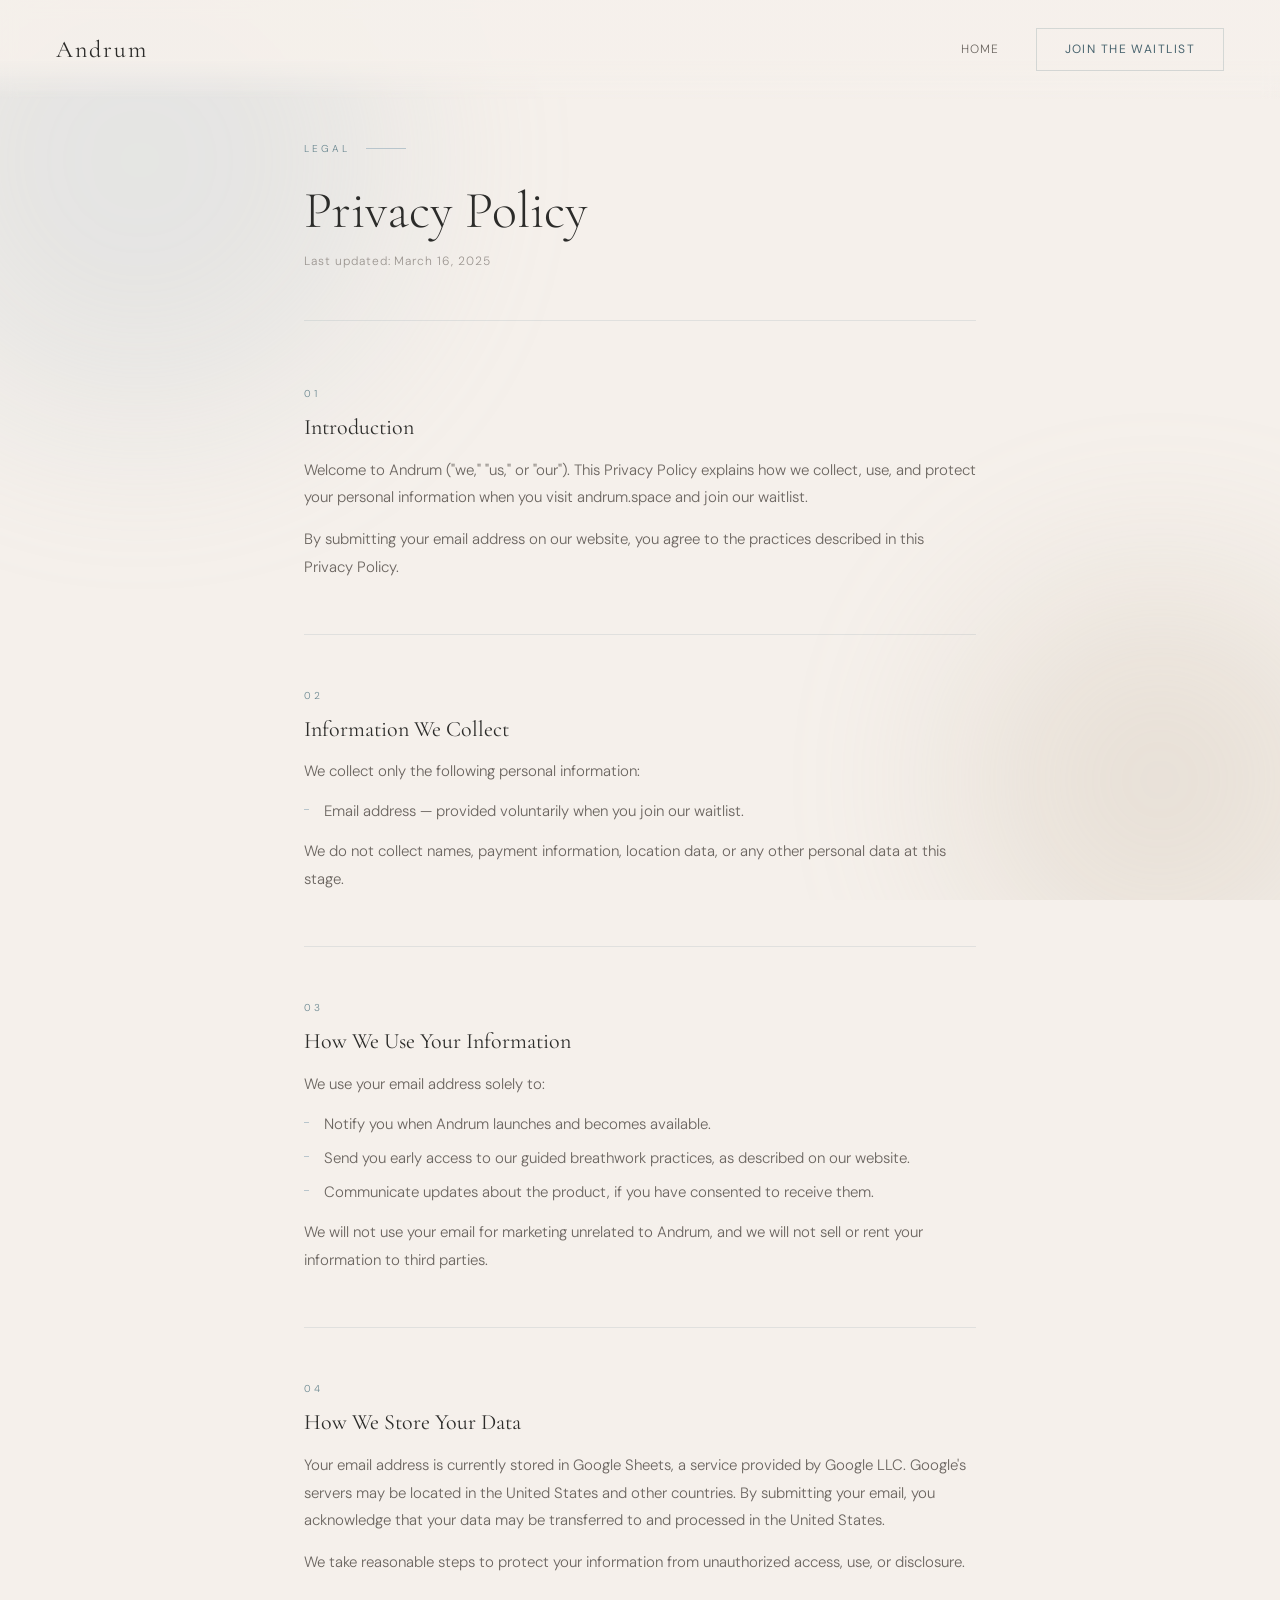
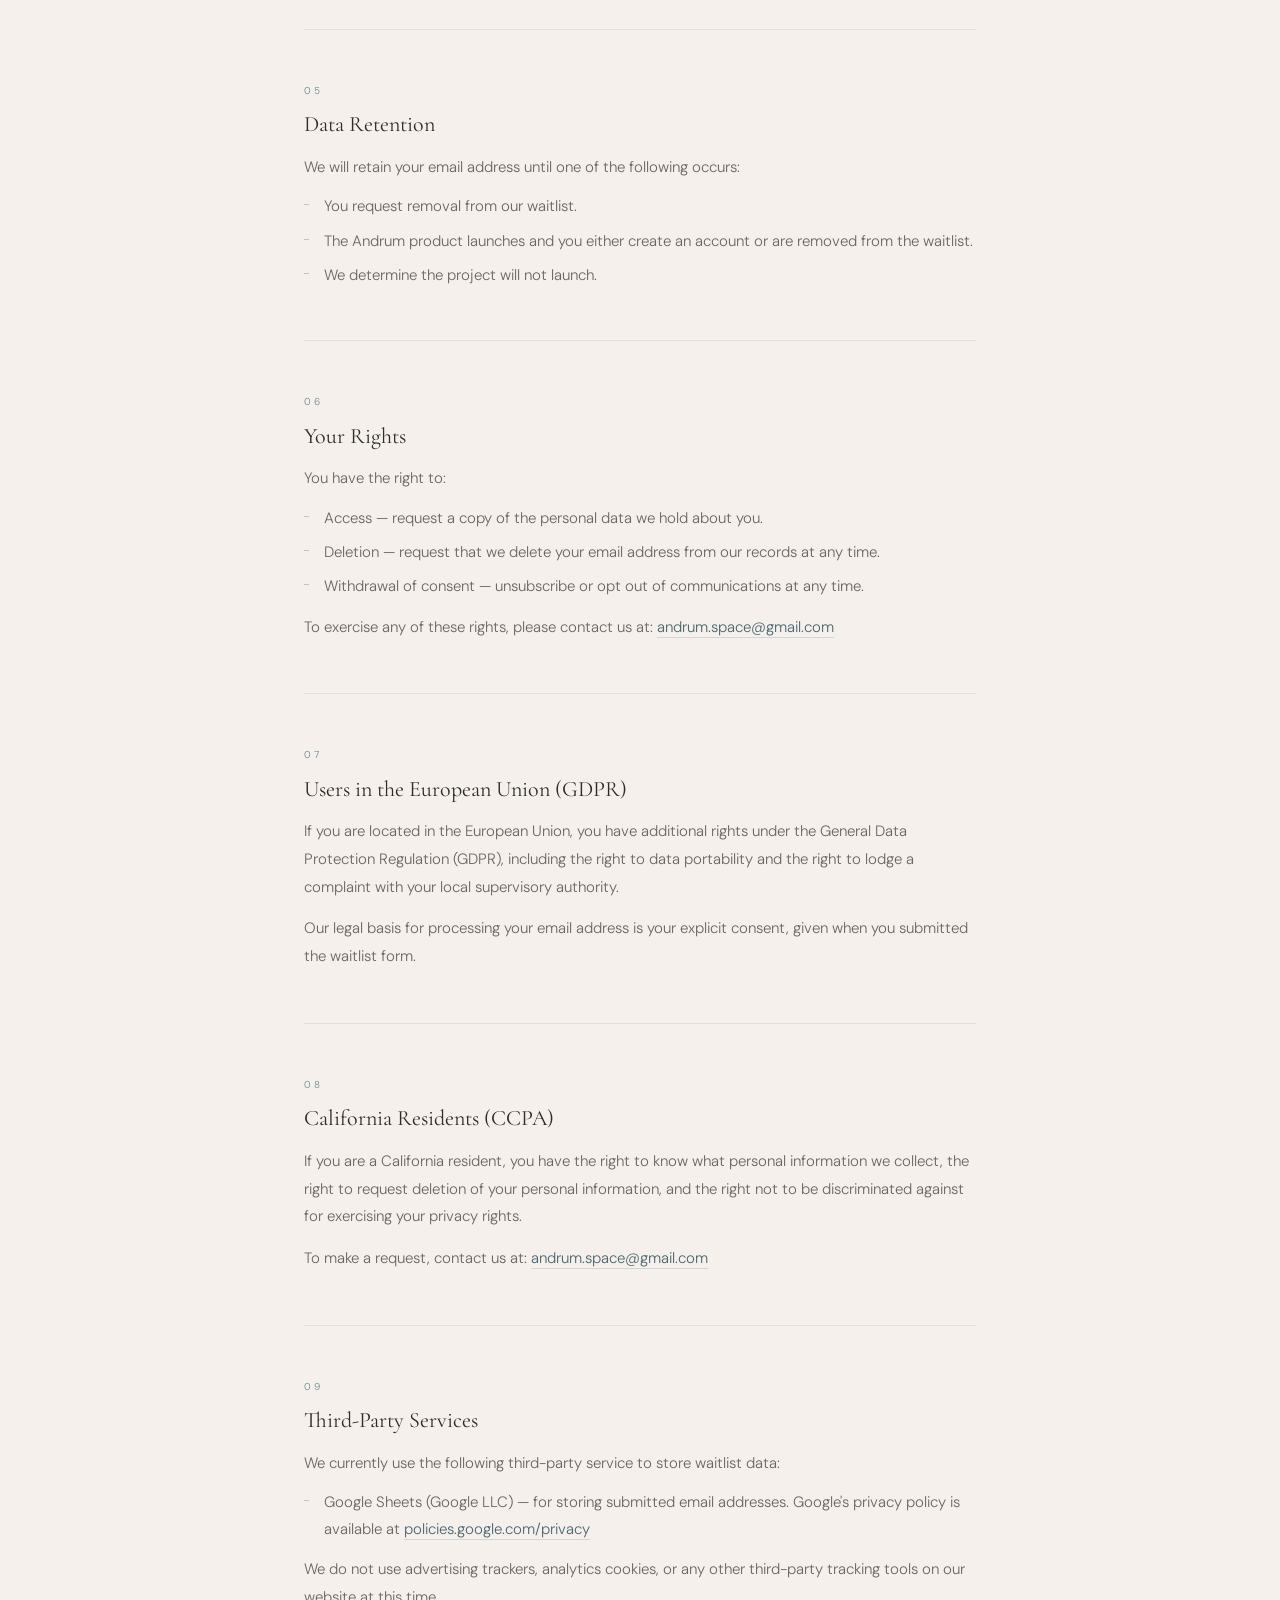
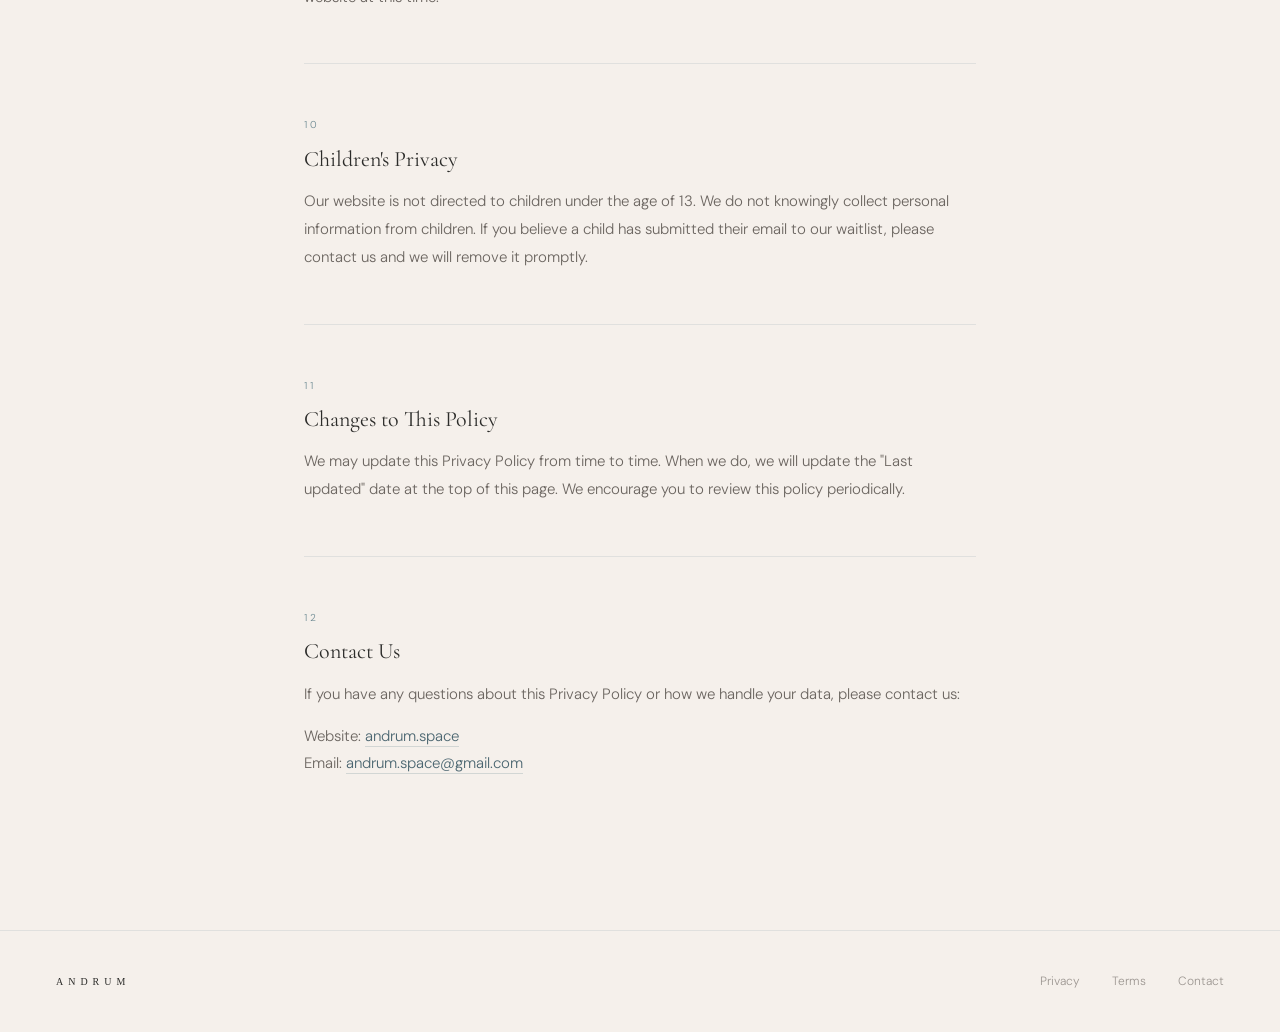
<file: privacy/index.html>
<!DOCTYPE html>
<html lang="en">
<head>
<meta charset="UTF-8">
<meta name="viewport" content="width=device-width, initial-scale=1.0">
<title>Andrum — Privacy Policy</title>
<link href="https://fonts.googleapis.com/css2?family=Cormorant+Garamond:ital,wght@0,300;0,400;0,500;1,300;1,400&family=DM+Sans:ital,wght@0,300;0,400;1,300&display=swap" rel="stylesheet">
<style>
:root {
  --bg:        #F5F0EB;
  --bg2:       #EDE8E2;
  --bg3:       #E8E4DF;
  --mist:      #B8C5CC;
  --slate:     #6B8891;
  --slate-d:   #4A6570;
  --text:      #2C2C2A;
  --text-mid:  #6B6560;
  --text-soft: #9B9590;
  --border:    rgba(107,136,145,0.15);
  --border2:   rgba(107,136,145,0.25);
}

* { margin:0; padding:0; box-sizing:border-box; }
html { scroll-behavior:smooth; }

body {
  background: var(--bg);
  color: var(--text);
  font-family: 'DM Sans', sans-serif;
  font-weight: 300;
  overflow-x: hidden;
  line-height: 1.75;
}

/* ── BLOBS ── */
.blob-layer {
  position: fixed;
  inset: 0;
  pointer-events: none;
  z-index: 0;
  overflow: hidden;
}
.blob {
  position: absolute;
  border-radius: 50%;
  filter: blur(90px);
  opacity: 0.25;
  animation: blobDrift 18s ease-in-out infinite;
}
.blob-1 { width:520px; height:520px; background:#B8C5CC; top:-100px; left:-120px; animation-delay:0s; }
.blob-2 { width:400px; height:400px; background:#C4B5A0; bottom:-80px; right:-80px; animation-delay:-7s; }
@keyframes blobDrift {
  0%,100% { transform: translate(0,0) scale(1); }
  33% { transform: translate(30px,-20px) scale(1.04); }
  66% { transform: translate(-20px,30px) scale(0.97); }
}

/* ── NAV ── */
nav {
  position: fixed;
  top: 0; left: 0; right: 0;
  padding: 28px 56px;
  display: flex;
  justify-content: space-between;
  align-items: center;
  z-index: 200;
  background: linear-gradient(to bottom, rgba(245,240,235,0.92) 60%, transparent);
  backdrop-filter: blur(8px);
}
.logo {
  font-family: 'Cormorant Garamond', serif;
  font-size: 24px;
  font-weight: 400;
  letter-spacing: 0.08em;
  color: var(--text);
  text-decoration: none;
}
.nav-links {
  display: flex;
  align-items: center;
  gap: 36px;
}
.nav-link {
  font-size: 12px;
  letter-spacing: 0.1em;
  text-transform: uppercase;
  color: var(--text-mid);
  text-decoration: none;
  transition: color 0.25s ease;
}
.nav-link:hover { color: var(--slate-d); }
.nav-cta {
  background: transparent;
  color: var(--slate-d);
  border: 1px solid var(--border2);
  padding: 10px 28px;
  font-family: 'DM Sans', sans-serif;
  font-size: 12px;
  font-weight: 400;
  letter-spacing: 0.12em;
  text-transform: uppercase;
  cursor: pointer;
  transition: all 0.35s ease;
  text-decoration: none;
}
.nav-cta:hover { background: var(--slate); color: white; border-color: var(--slate); }

@media(max-width:768px){
  nav { padding: 20px 24px; }
  .nav-links { gap: 16px; }
  .nav-link { font-size: 11px; }
  .nav-cta { display: none; }
}

/* ── PAGE ── */
.page-wrap {
  position: relative;
  z-index: 1;
  max-width: 720px;
  margin: 0 auto;
  padding: 140px 24px 100px;
}

/* ── HEADER ── */
.page-eyebrow {
  font-size: 10px;
  letter-spacing: 0.3em;
  text-transform: uppercase;
  color: var(--slate);
  margin-bottom: 24px;
  display: flex;
  align-items: center;
  gap: 16px;
}
.page-eyebrow::after {
  content: '';
  width: 40px;
  height: 1px;
  background: var(--mist);
}
.page-title {
  font-family: 'Cormorant Garamond', serif;
  font-size: clamp(32px, 5vw, 52px);
  font-weight: 300;
  line-height: 1.1;
  color: var(--text);
  margin-bottom: 12px;
}
.page-date {
  font-size: 12px;
  color: var(--text-soft);
  letter-spacing: 0.08em;
  margin-bottom: 64px;
  padding-bottom: 48px;
  border-bottom: 1px solid var(--border);
}

/* ── CONTENT ── */
.policy-section {
  margin-bottom: 52px;
}
.policy-num {
  font-size: 10px;
  letter-spacing: 0.28em;
  text-transform: uppercase;
  color: var(--slate);
  margin-bottom: 12px;
}
.policy-heading {
  font-family: 'Cormorant Garamond', serif;
  font-size: 22px;
  font-weight: 400;
  color: var(--text);
  margin-bottom: 16px;
  line-height: 1.2;
}
.policy-body {
  font-size: 15px;
  color: var(--text-mid);
  line-height: 1.85;
}
.policy-body + .policy-body {
  margin-top: 14px;
}
.policy-list {
  list-style: none;
  margin-top: 12px;
  display: flex;
  flex-direction: column;
  gap: 8px;
}
.policy-list li {
  font-size: 15px;
  color: var(--text-mid);
  line-height: 1.75;
  padding-left: 20px;
  position: relative;
}
.policy-list li::before {
  content: '';
  position: absolute;
  left: 0;
  top: 11px;
  width: 5px;
  height: 1px;
  background: var(--mist);
}
.policy-divider {
  height: 1px;
  background: var(--border);
  margin-bottom: 52px;
}
a.policy-link {
  color: var(--slate-d);
  text-decoration: none;
  border-bottom: 1px solid var(--border2);
  transition: border-color 0.2s;
}
a.policy-link:hover { border-color: var(--slate); }

/* ── FOOTER ── */
footer {
  position: relative;
  z-index: 1;
  padding: 40px 56px;
  border-top: 1px solid var(--border);
  display: flex;
  justify-content: space-between;
  align-items: center;
  font-size: 12px;
  color: var(--text-soft);
}
footer a { color: var(--text-soft); text-decoration: none; transition: color 0.2s; }
footer a:hover { color: var(--slate); }
@media(max-width:768px){
  footer { flex-direction: column; gap: 16px; text-align: center; padding: 32px 24px; }
}

/* ── REVEAL ── */
.reveal { opacity:0; transform:translateY(20px); transition:opacity 0.7s ease, transform 0.7s ease; }
.reveal.in { opacity:1; transform:translateY(0); }
</style>
</head>
<body>

<div class="blob-layer">
  <div class="blob blob-1"></div>
  <div class="blob blob-2"></div>
</div>

<nav>
  <a href="/" class="logo">Andrum</a>
  <div class="nav-links">
    <a href="/" class="nav-link">Home</a>
    <a href="/" class="nav-cta">Join the waitlist</a>
  </div>
</nav>

<div class="page-wrap">

  <div class="page-eyebrow reveal">Legal</div>
  <h1 class="page-title reveal">Privacy Policy</h1>
  <div class="page-date reveal">Last updated: March 16, 2025</div>

  <div class="policy-section reveal">
    <div class="policy-num">01</div>
    <div class="policy-heading">Introduction</div>
    <p class="policy-body">Welcome to Andrum ("we," "us," or "our"). This Privacy Policy explains how we collect, use, and protect your personal information when you visit andrum.space and join our waitlist.</p>
    <p class="policy-body">By submitting your email address on our website, you agree to the practices described in this Privacy Policy.</p>
  </div>

  <div class="policy-divider"></div>

  <div class="policy-section reveal">
    <div class="policy-num">02</div>
    <div class="policy-heading">Information We Collect</div>
    <p class="policy-body">We collect only the following personal information:</p>
    <ul class="policy-list">
      <li>Email address — provided voluntarily when you join our waitlist.</li>
    </ul>
    <p class="policy-body" style="margin-top:14px;">We do not collect names, payment information, location data, or any other personal data at this stage.</p>
  </div>

  <div class="policy-divider"></div>

  <div class="policy-section reveal">
    <div class="policy-num">03</div>
    <div class="policy-heading">How We Use Your Information</div>
    <p class="policy-body">We use your email address solely to:</p>
    <ul class="policy-list">
      <li>Notify you when Andrum launches and becomes available.</li>
      <li>Send you early access to our guided breathwork practices, as described on our website.</li>
      <li>Communicate updates about the product, if you have consented to receive them.</li>
    </ul>
    <p class="policy-body" style="margin-top:14px;">We will not use your email for marketing unrelated to Andrum, and we will not sell or rent your information to third parties.</p>
  </div>

  <div class="policy-divider"></div>

  <div class="policy-section reveal">
    <div class="policy-num">04</div>
    <div class="policy-heading">How We Store Your Data</div>
    <p class="policy-body">Your email address is currently stored in Google Sheets, a service provided by Google LLC. Google's servers may be located in the United States and other countries. By submitting your email, you acknowledge that your data may be transferred to and processed in the United States.</p>
    <p class="policy-body">We take reasonable steps to protect your information from unauthorized access, use, or disclosure.</p>
  </div>

  <div class="policy-divider"></div>

  <div class="policy-section reveal">
    <div class="policy-num">05</div>
    <div class="policy-heading">Data Retention</div>
    <p class="policy-body">We will retain your email address until one of the following occurs:</p>
    <ul class="policy-list">
      <li>You request removal from our waitlist.</li>
      <li>The Andrum product launches and you either create an account or are removed from the waitlist.</li>
      <li>We determine the project will not launch.</li>
    </ul>
  </div>

  <div class="policy-divider"></div>

  <div class="policy-section reveal">
    <div class="policy-num">06</div>
    <div class="policy-heading">Your Rights</div>
    <p class="policy-body">You have the right to:</p>
    <ul class="policy-list">
      <li>Access — request a copy of the personal data we hold about you.</li>
      <li>Deletion — request that we delete your email address from our records at any time.</li>
      <li>Withdrawal of consent — unsubscribe or opt out of communications at any time.</li>
    </ul>
    <p class="policy-body" style="margin-top:14px;">To exercise any of these rights, please contact us at: <a href="mailto:andrum.space@gmail.com" class="policy-link">andrum.space@gmail.com</a></p>
  </div>

  <div class="policy-divider"></div>

  <div class="policy-section reveal">
    <div class="policy-num">07</div>
    <div class="policy-heading">Users in the European Union (GDPR)</div>
    <p class="policy-body">If you are located in the European Union, you have additional rights under the General Data Protection Regulation (GDPR), including the right to data portability and the right to lodge a complaint with your local supervisory authority.</p>
    <p class="policy-body">Our legal basis for processing your email address is your explicit consent, given when you submitted the waitlist form.</p>
  </div>

  <div class="policy-divider"></div>

  <div class="policy-section reveal">
    <div class="policy-num">08</div>
    <div class="policy-heading">California Residents (CCPA)</div>
    <p class="policy-body">If you are a California resident, you have the right to know what personal information we collect, the right to request deletion of your personal information, and the right not to be discriminated against for exercising your privacy rights.</p>
    <p class="policy-body">To make a request, contact us at: <a href="mailto:andrum.space@gmail.com" class="policy-link">andrum.space@gmail.com</a></p>
  </div>

  <div class="policy-divider"></div>

  <div class="policy-section reveal">
    <div class="policy-num">09</div>
    <div class="policy-heading">Third-Party Services</div>
    <p class="policy-body">We currently use the following third-party service to store waitlist data:</p>
    <ul class="policy-list">
      <li>Google Sheets (Google LLC) — for storing submitted email addresses. Google's privacy policy is available at <a href="https://policies.google.com/privacy" target="_blank" class="policy-link">policies.google.com/privacy</a></li>
    </ul>
    <p class="policy-body" style="margin-top:14px;">We do not use advertising trackers, analytics cookies, or any other third-party tracking tools on our website at this time.</p>
  </div>

  <div class="policy-divider"></div>

  <div class="policy-section reveal">
    <div class="policy-num">10</div>
    <div class="policy-heading">Children's Privacy</div>
    <p class="policy-body">Our website is not directed to children under the age of 13. We do not knowingly collect personal information from children. If you believe a child has submitted their email to our waitlist, please contact us and we will remove it promptly.</p>
  </div>

  <div class="policy-divider"></div>

  <div class="policy-section reveal">
    <div class="policy-num">11</div>
    <div class="policy-heading">Changes to This Policy</div>
    <p class="policy-body">We may update this Privacy Policy from time to time. When we do, we will update the "Last updated" date at the top of this page. We encourage you to review this policy periodically.</p>
  </div>

  <div class="policy-divider"></div>

  <div class="policy-section reveal">
    <div class="policy-num">12</div>
    <div class="policy-heading">Contact Us</div>
    <p class="policy-body">If you have any questions about this Privacy Policy or how we handle your data, please contact us:</p>
    <p class="policy-body" style="margin-top:14px;">
      Website: <a href="https://andrum.space" class="policy-link">andrum.space</a><br>
      Email: <a href="mailto:andrum.space@gmail.com" class="policy-link">andrum.space@gmail.com</a>
    </p>
  </div>

</div>

<footer>
  <a href="/" aria-label="Andrum">
    <img src="../assets/ANDRUM.svg" alt="Andrum" style="display:block;height:10px;width:auto;">
  </a>
  <div style="display:flex;gap:32px;">
    <a href="/privacy">Privacy</a>
    <a href="/terms">Terms</a>
    <a href="mailto:andrum.space@gmail.com">Contact</a>
  </div>
</footer>

<script>
const reveals = document.querySelectorAll('.reveal');
const obs = new IntersectionObserver(entries => {
  entries.forEach(e => {
    if (e.isIntersecting) { e.target.classList.add('in'); obs.unobserve(e.target); }
  });
}, { threshold: 0.08 });
reveals.forEach(el => obs.observe(el));
</script>
</body>
</html>
</file>
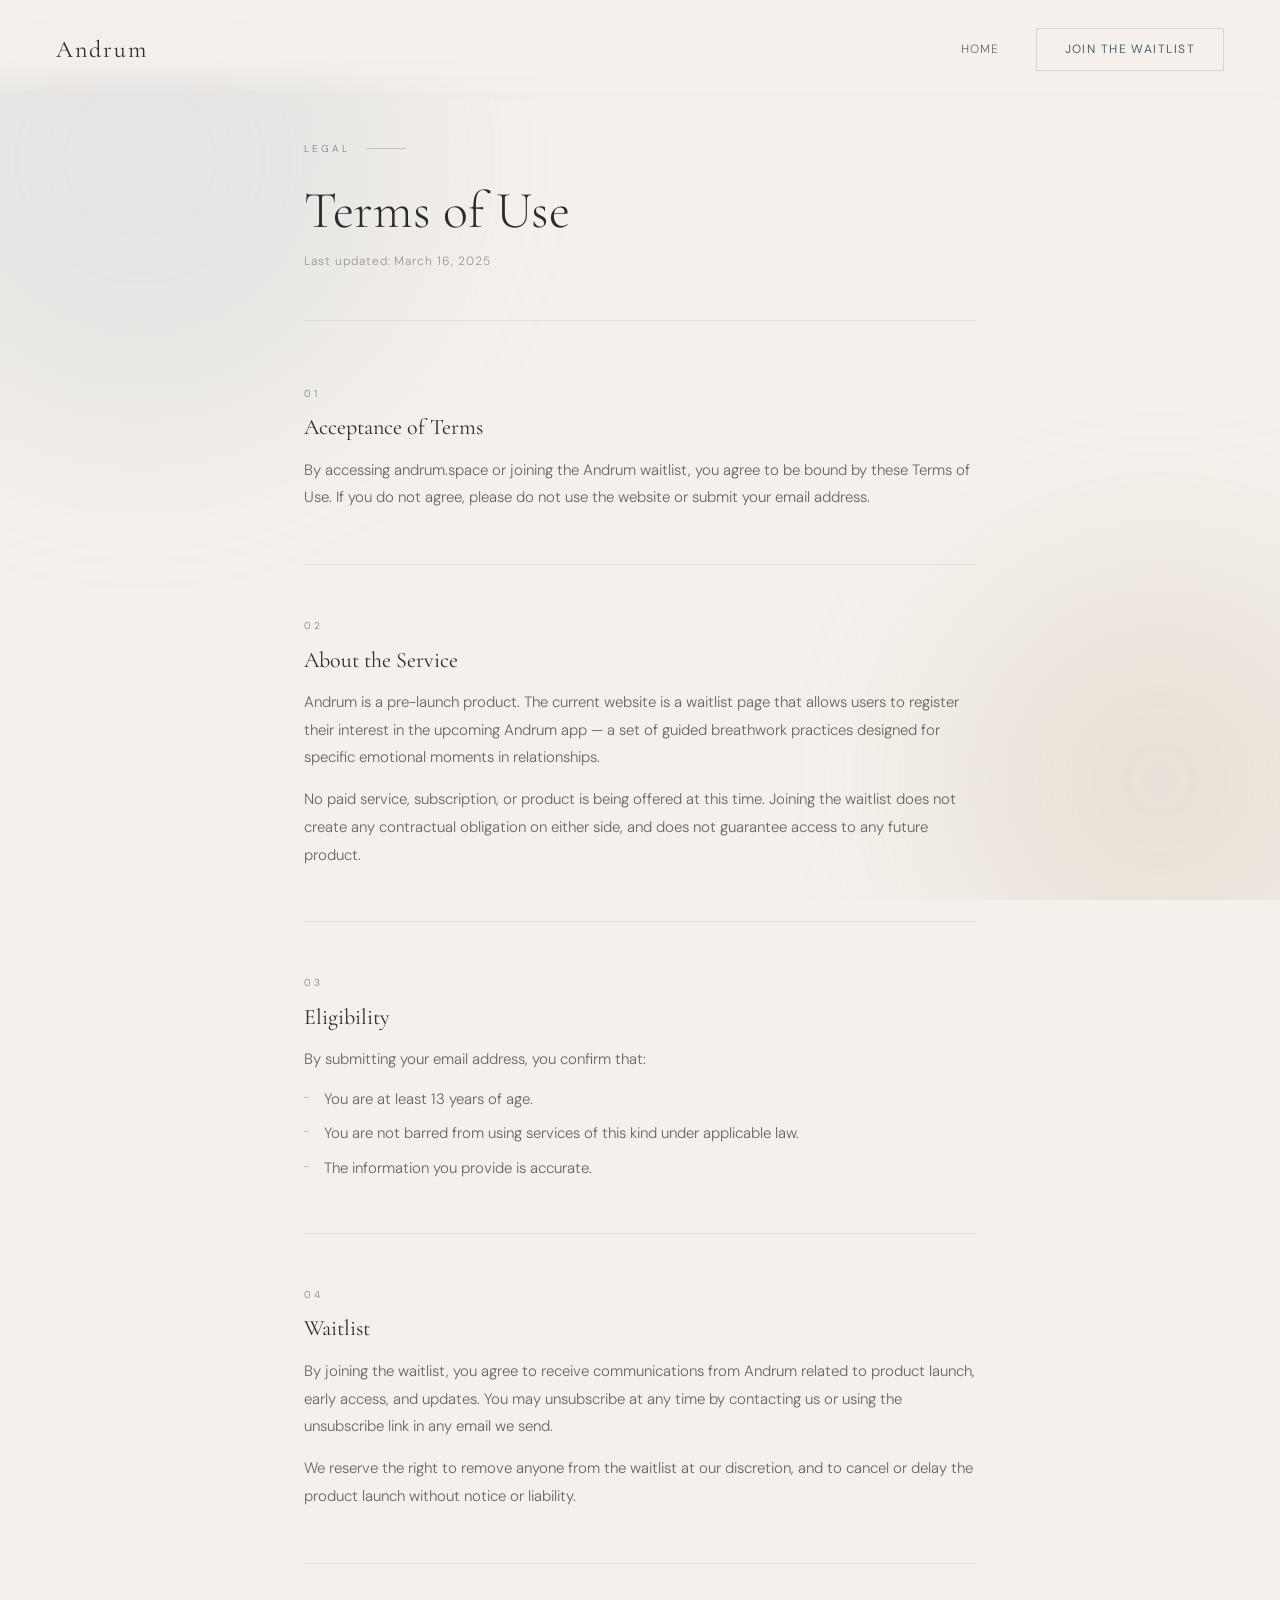
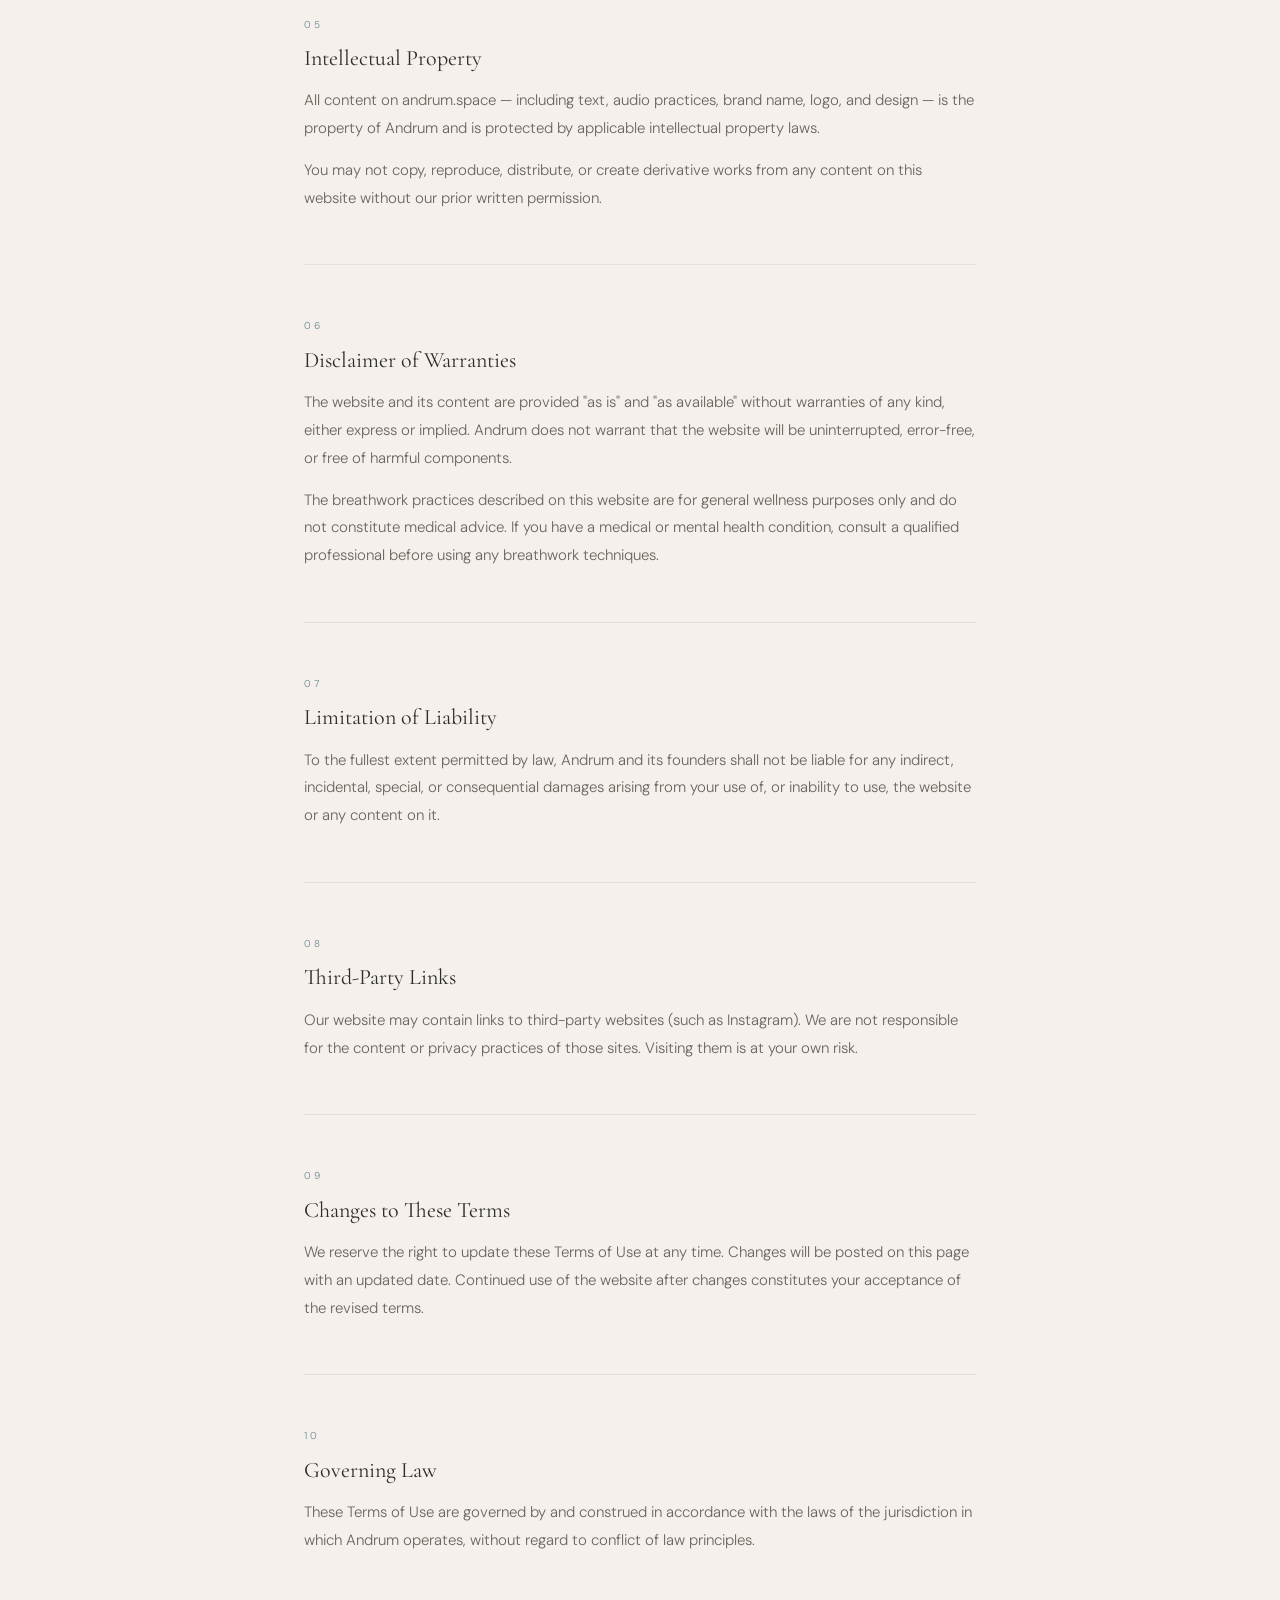
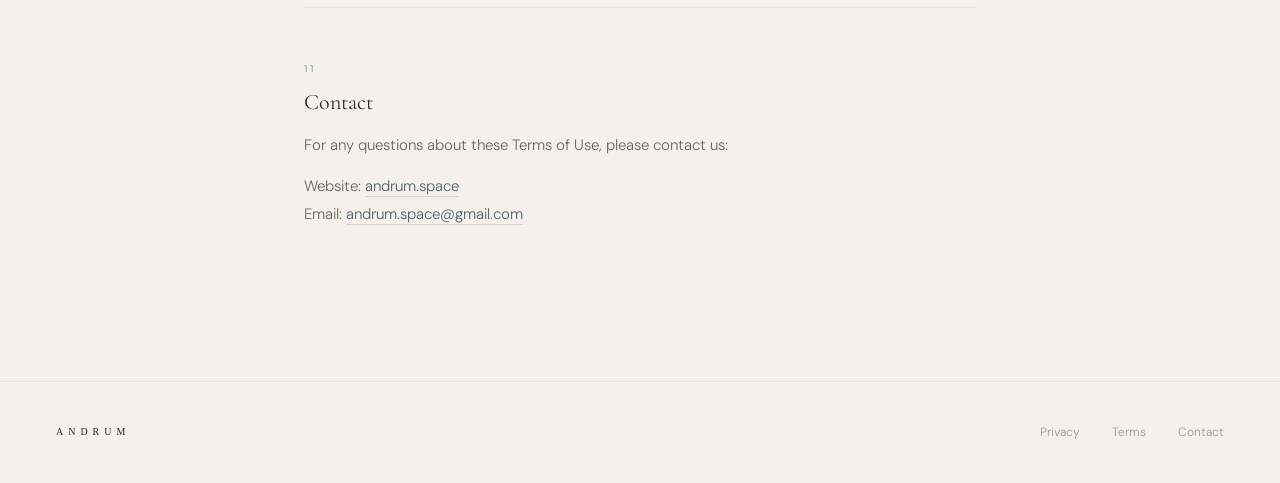
<file: terms/index.html>
<!DOCTYPE html>
<html lang="en">
<head>
<meta charset="UTF-8">
<meta name="viewport" content="width=device-width, initial-scale=1.0">
<title>Andrum — Terms of Use</title>
<link href="https://fonts.googleapis.com/css2?family=Cormorant+Garamond:ital,wght@0,300;0,400;0,500;1,300;1,400&family=DM+Sans:ital,wght@0,300;0,400;1,300&display=swap" rel="stylesheet">
<style>
:root {
  --bg:        #F5F0EB;
  --bg2:       #EDE8E2;
  --bg3:       #E8E4DF;
  --mist:      #B8C5CC;
  --slate:     #6B8891;
  --slate-d:   #4A6570;
  --text:      #2C2C2A;
  --text-mid:  #6B6560;
  --text-soft: #9B9590;
  --border:    rgba(107,136,145,0.15);
  --border2:   rgba(107,136,145,0.25);
}

* { margin:0; padding:0; box-sizing:border-box; }
html { scroll-behavior:smooth; }

body {
  background: var(--bg);
  color: var(--text);
  font-family: 'DM Sans', sans-serif;
  font-weight: 300;
  overflow-x: hidden;
  line-height: 1.75;
}

.blob-layer {
  position: fixed;
  inset: 0;
  pointer-events: none;
  z-index: 0;
  overflow: hidden;
}
.blob {
  position: absolute;
  border-radius: 50%;
  filter: blur(90px);
  opacity: 0.25;
  animation: blobDrift 18s ease-in-out infinite;
}
.blob-1 { width:520px; height:520px; background:#B8C5CC; top:-100px; left:-120px; animation-delay:0s; }
.blob-2 { width:400px; height:400px; background:#C4B5A0; bottom:-80px; right:-80px; animation-delay:-7s; }
@keyframes blobDrift {
  0%,100% { transform: translate(0,0) scale(1); }
  33% { transform: translate(30px,-20px) scale(1.04); }
  66% { transform: translate(-20px,30px) scale(0.97); }
}

nav {
  position: fixed;
  top: 0; left: 0; right: 0;
  padding: 28px 56px;
  display: flex;
  justify-content: space-between;
  align-items: center;
  z-index: 200;
  background: linear-gradient(to bottom, rgba(245,240,235,0.92) 60%, transparent);
  backdrop-filter: blur(8px);
}
.logo {
  font-family: 'Cormorant Garamond', serif;
  font-size: 24px;
  font-weight: 400;
  letter-spacing: 0.08em;
  color: var(--text);
  text-decoration: none;
}
.nav-links {
  display: flex;
  align-items: center;
  gap: 36px;
}
.nav-link {
  font-size: 12px;
  letter-spacing: 0.1em;
  text-transform: uppercase;
  color: var(--text-mid);
  text-decoration: none;
  transition: color 0.25s ease;
}
.nav-link:hover { color: var(--slate-d); }
.nav-cta {
  background: transparent;
  color: var(--slate-d);
  border: 1px solid var(--border2);
  padding: 10px 28px;
  font-family: 'DM Sans', sans-serif;
  font-size: 12px;
  font-weight: 400;
  letter-spacing: 0.12em;
  text-transform: uppercase;
  transition: all 0.35s ease;
  text-decoration: none;
}
.nav-cta:hover { background: var(--slate); color: white; border-color: var(--slate); }

@media(max-width:768px){
  nav { padding: 20px 24px; }
  .nav-links { gap: 16px; }
  .nav-link { font-size: 11px; }
  .nav-cta { display: none; }
}

.page-wrap {
  position: relative;
  z-index: 1;
  max-width: 720px;
  margin: 0 auto;
  padding: 140px 24px 100px;
}

.page-eyebrow {
  font-size: 10px;
  letter-spacing: 0.3em;
  text-transform: uppercase;
  color: var(--slate);
  margin-bottom: 24px;
  display: flex;
  align-items: center;
  gap: 16px;
}
.page-eyebrow::after {
  content: '';
  width: 40px;
  height: 1px;
  background: var(--mist);
}
.page-title {
  font-family: 'Cormorant Garamond', serif;
  font-size: clamp(32px, 5vw, 52px);
  font-weight: 300;
  line-height: 1.1;
  color: var(--text);
  margin-bottom: 12px;
}
.page-date {
  font-size: 12px;
  color: var(--text-soft);
  letter-spacing: 0.08em;
  margin-bottom: 64px;
  padding-bottom: 48px;
  border-bottom: 1px solid var(--border);
}

.policy-section { margin-bottom: 52px; }
.policy-num {
  font-size: 10px;
  letter-spacing: 0.28em;
  text-transform: uppercase;
  color: var(--slate);
  margin-bottom: 12px;
}
.policy-heading {
  font-family: 'Cormorant Garamond', serif;
  font-size: 22px;
  font-weight: 400;
  color: var(--text);
  margin-bottom: 16px;
  line-height: 1.2;
}
.policy-body {
  font-size: 15px;
  color: var(--text-mid);
  line-height: 1.85;
}
.policy-body + .policy-body { margin-top: 14px; }
.policy-list {
  list-style: none;
  margin-top: 12px;
  display: flex;
  flex-direction: column;
  gap: 8px;
}
.policy-list li {
  font-size: 15px;
  color: var(--text-mid);
  line-height: 1.75;
  padding-left: 20px;
  position: relative;
}
.policy-list li::before {
  content: '';
  position: absolute;
  left: 0;
  top: 11px;
  width: 5px;
  height: 1px;
  background: var(--mist);
}
.policy-divider {
  height: 1px;
  background: var(--border);
  margin-bottom: 52px;
}
a.policy-link {
  color: var(--slate-d);
  text-decoration: none;
  border-bottom: 1px solid var(--border2);
  transition: border-color 0.2s;
}
a.policy-link:hover { border-color: var(--slate); }

footer {
  position: relative;
  z-index: 1;
  padding: 40px 56px;
  border-top: 1px solid var(--border);
  display: flex;
  justify-content: space-between;
  align-items: center;
  font-size: 12px;
  color: var(--text-soft);
}
footer a { color: var(--text-soft); text-decoration: none; transition: color 0.2s; }
footer a:hover { color: var(--slate); }
@media(max-width:768px){
  footer { flex-direction: column; gap: 16px; text-align: center; padding: 32px 24px; }
}

.reveal { opacity:0; transform:translateY(20px); transition:opacity 0.7s ease, transform 0.7s ease; }
.reveal.in { opacity:1; transform:translateY(0); }
</style>
</head>
<body>

<div class="blob-layer">
  <div class="blob blob-1"></div>
  <div class="blob blob-2"></div>
</div>

<nav>
  <a href="/" class="logo">Andrum</a>
  <div class="nav-links">
    <a href="/" class="nav-link">Home</a>
    <a href="/" class="nav-cta">Join the waitlist</a>
  </div>
</nav>

<div class="page-wrap">

  <div class="page-eyebrow reveal">Legal</div>
  <h1 class="page-title reveal">Terms of Use</h1>
  <div class="page-date reveal">Last updated: March 16, 2025</div>

  <div class="policy-section reveal">
    <div class="policy-num">01</div>
    <div class="policy-heading">Acceptance of Terms</div>
    <p class="policy-body">By accessing andrum.space or joining the Andrum waitlist, you agree to be bound by these Terms of Use. If you do not agree, please do not use the website or submit your email address.</p>
  </div>

  <div class="policy-divider"></div>

  <div class="policy-section reveal">
    <div class="policy-num">02</div>
    <div class="policy-heading">About the Service</div>
    <p class="policy-body">Andrum is a pre-launch product. The current website is a waitlist page that allows users to register their interest in the upcoming Andrum app — a set of guided breathwork practices designed for specific emotional moments in relationships.</p>
    <p class="policy-body">No paid service, subscription, or product is being offered at this time. Joining the waitlist does not create any contractual obligation on either side, and does not guarantee access to any future product.</p>
  </div>

  <div class="policy-divider"></div>

  <div class="policy-section reveal">
    <div class="policy-num">03</div>
    <div class="policy-heading">Eligibility</div>
    <p class="policy-body">By submitting your email address, you confirm that:</p>
    <ul class="policy-list">
      <li>You are at least 13 years of age.</li>
      <li>You are not barred from using services of this kind under applicable law.</li>
      <li>The information you provide is accurate.</li>
    </ul>
  </div>

  <div class="policy-divider"></div>

  <div class="policy-section reveal">
    <div class="policy-num">04</div>
    <div class="policy-heading">Waitlist</div>
    <p class="policy-body">By joining the waitlist, you agree to receive communications from Andrum related to product launch, early access, and updates. You may unsubscribe at any time by contacting us or using the unsubscribe link in any email we send.</p>
    <p class="policy-body">We reserve the right to remove anyone from the waitlist at our discretion, and to cancel or delay the product launch without notice or liability.</p>
  </div>

  <div class="policy-divider"></div>

  <div class="policy-section reveal">
    <div class="policy-num">05</div>
    <div class="policy-heading">Intellectual Property</div>
    <p class="policy-body">All content on andrum.space — including text, audio practices, brand name, logo, and design — is the property of Andrum and is protected by applicable intellectual property laws.</p>
    <p class="policy-body">You may not copy, reproduce, distribute, or create derivative works from any content on this website without our prior written permission.</p>
  </div>

  <div class="policy-divider"></div>

  <div class="policy-section reveal">
    <div class="policy-num">06</div>
    <div class="policy-heading">Disclaimer of Warranties</div>
    <p class="policy-body">The website and its content are provided "as is" and "as available" without warranties of any kind, either express or implied. Andrum does not warrant that the website will be uninterrupted, error-free, or free of harmful components.</p>
    <p class="policy-body">The breathwork practices described on this website are for general wellness purposes only and do not constitute medical advice. If you have a medical or mental health condition, consult a qualified professional before using any breathwork techniques.</p>
  </div>

  <div class="policy-divider"></div>

  <div class="policy-section reveal">
    <div class="policy-num">07</div>
    <div class="policy-heading">Limitation of Liability</div>
    <p class="policy-body">To the fullest extent permitted by law, Andrum and its founders shall not be liable for any indirect, incidental, special, or consequential damages arising from your use of, or inability to use, the website or any content on it.</p>
  </div>

  <div class="policy-divider"></div>

  <div class="policy-section reveal">
    <div class="policy-num">08</div>
    <div class="policy-heading">Third-Party Links</div>
    <p class="policy-body">Our website may contain links to third-party websites (such as Instagram). We are not responsible for the content or privacy practices of those sites. Visiting them is at your own risk.</p>
  </div>

  <div class="policy-divider"></div>

  <div class="policy-section reveal">
    <div class="policy-num">09</div>
    <div class="policy-heading">Changes to These Terms</div>
    <p class="policy-body">We reserve the right to update these Terms of Use at any time. Changes will be posted on this page with an updated date. Continued use of the website after changes constitutes your acceptance of the revised terms.</p>
  </div>

  <div class="policy-divider"></div>

  <div class="policy-section reveal">
    <div class="policy-num">10</div>
    <div class="policy-heading">Governing Law</div>
    <p class="policy-body">These Terms of Use are governed by and construed in accordance with the laws of the jurisdiction in which Andrum operates, without regard to conflict of law principles.</p>
  </div>

  <div class="policy-divider"></div>

  <div class="policy-section reveal">
    <div class="policy-num">11</div>
    <div class="policy-heading">Contact</div>
    <p class="policy-body">For any questions about these Terms of Use, please contact us:</p>
    <p class="policy-body" style="margin-top:14px;">
      Website: <a href="https://andrum.space" class="policy-link">andrum.space</a><br>
      Email: <a href="mailto:andrum.space@gmail.com" class="policy-link">andrum.space@gmail.com</a>
    </p>
  </div>

</div>

<footer>
  <a href="/" aria-label="Andrum">
    <img src="../assets/ANDRUM.svg" alt="Andrum" style="display:block;height:10px;width:auto;">
  </a>
  <div style="display:flex;gap:32px;">
    <a href="/privacy">Privacy</a>
    <a href="/terms">Terms</a>
    <a href="mailto:andrum.space@gmail.com">Contact</a>
  </div>
</footer>

<script>
const reveals = document.querySelectorAll('.reveal');
const obs = new IntersectionObserver(entries => {
  entries.forEach(e => {
    if (e.isIntersecting) { e.target.classList.add('in'); obs.unobserve(e.target); }
  });
}, { threshold: 0.08 });
reveals.forEach(el => obs.observe(el));
</script>
</body>
</html>
</file>
